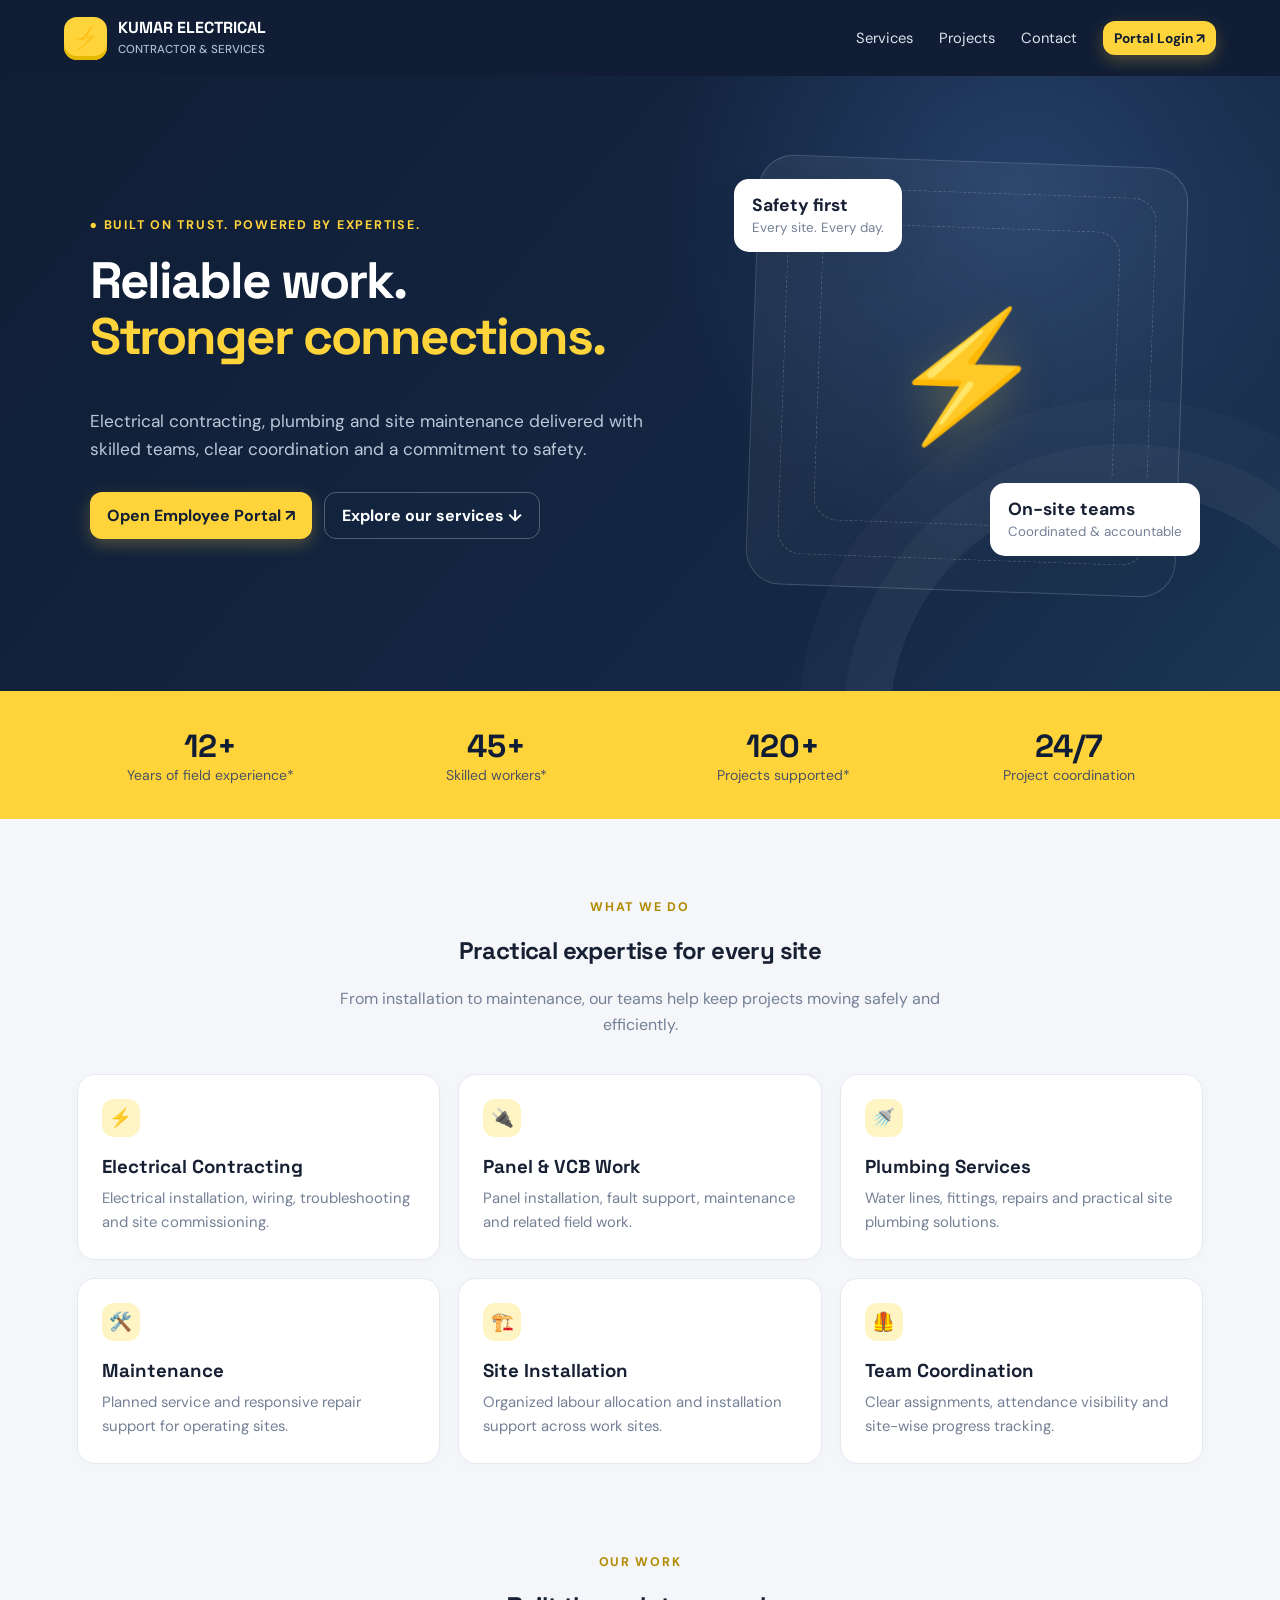
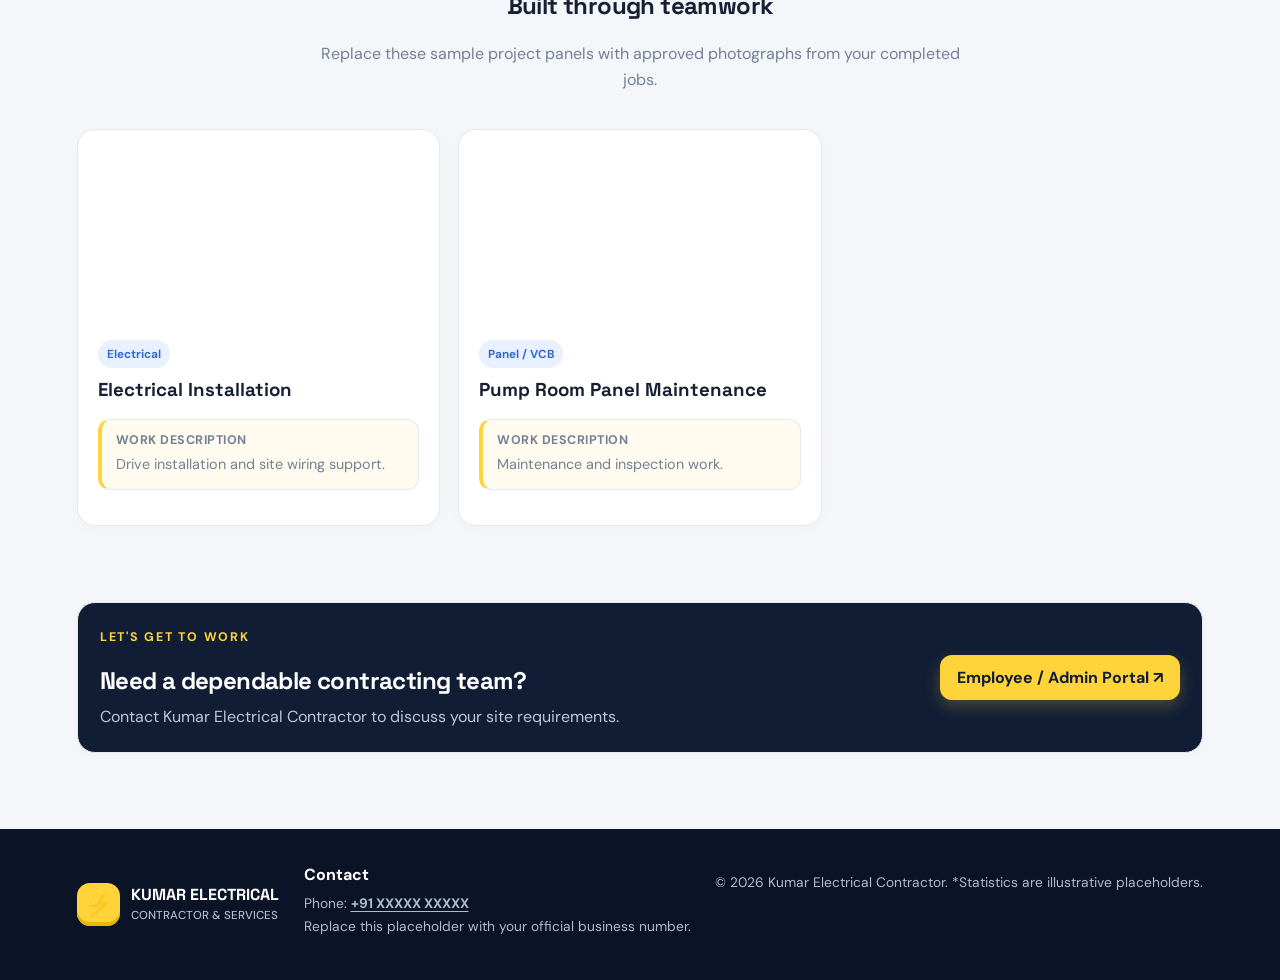
<file: index.html>
<!doctype html>
<html lang="en">

<head>
    <meta charset="utf-8">
    <meta name="viewport" content="width=device-width,initial-scale=1">
    <meta name="theme-color" content="#101d35">
    <title>Kumar Electrical Contractor</title>
    <link rel="stylesheet" href="style.css">
</head>

<body>
    <div class="loading-screen" id="loadingScreen">
        <div>
            <div class="loader-mark">⚡</div>
            <div class="loading-caption">Powering up your project</div>
        </div>
    </div>
    <header class="topbar"><a class="brand" href="index.html"><span class="brand-mark">⚡</span><span
                class="brand-name">KUMAR ELECTRICAL<small>CONTRACTOR & SERVICES</small></span></a>
        <nav class="navlinks"><a href="#services">Services</a><a href="#projects">Projects</a><a
                href="#contact">Contact</a><a class="btn small" href="login.html">Portal Login ↗</a></nav>
    </header>
    <main>
        <section class="hero">
            <div class="hero-inner">
                <div class="reveal">
                    <div class="eyebrow">● BUILT ON TRUST. POWERED BY EXPERTISE.</div>
                    <h1>Reliable work.<br><span>Stronger connections.</span></h1>
                    <p>Electrical contracting, plumbing and site maintenance delivered with skilled teams, clear
                        coordination and a commitment to safety.</p>
                    <div class="hero-actions"><a class="btn" href="login.html">Open Employee Portal ↗</a><a
                            class="btn ghost" style="color:white;border-color:#ffffff44" href="#services">Explore our
                            services ↓</a></div>
                </div>
                <div class="hero-visual reveal">
                    <div class="blueprint">
                        <div class="big-bolt">⚡</div>
                    </div>
                    <div class="float-card fc-one"><strong>Safety first</strong><small>Every site. Every day.</small>
                    </div>
                    <div class="float-card fc-two"><strong>On-site teams</strong><small>Coordinated &
                            accountable</small></div>
                </div>
            </div>
        </section>
        <section class="stats-band">
            <div class="stats-grid">
                <div>
                    <div class="stat-number" data-count="12">0+</div>
                    <div class="stat-label">Years of field experience*</div>
                </div>
                <div>
                    <div class="stat-number" data-count="45">0+</div>
                    <div class="stat-label">Skilled workers*</div>
                </div>
                <div>
                    <div class="stat-number" data-count="120">0+</div>
                    <div class="stat-label">Projects supported*</div>
                </div>
                <div>
                    <div class="stat-number">24/7</div>
                    <div class="stat-label">Project coordination</div>
                </div>
            </div>
        </section>
        <section class="section" id="services">
            <div class="section-head reveal">
                <div class="eyebrow" style="color:#b18a00">WHAT WE DO</div>
                <h2>Practical expertise for every site</h2>
                <p>From installation to maintenance, our teams help keep projects moving safely and efficiently.</p>
            </div>
            <div class="services-grid">
                <article class="service-card reveal"><span class="icon">⚡</span>
                    <h3>Electrical Contracting</h3>
                    <p>Electrical installation, wiring, troubleshooting and site commissioning.</p>
                </article>
                <article class="service-card reveal"><span class="icon">🔌</span>
                    <h3>Panel & VCB Work</h3>
                    <p>Panel installation, fault support, maintenance and related field work.</p>
                </article>
                <article class="service-card reveal"><span class="icon">🚿</span>
                    <h3>Plumbing Services</h3>
                    <p>Water lines, fittings, repairs and practical site plumbing solutions.</p>
                </article>
                <article class="service-card reveal"><span class="icon">🛠️</span>
                    <h3>Maintenance</h3>
                    <p>Planned service and responsive repair support for operating sites.</p>
                </article>
                <article class="service-card reveal"><span class="icon">🏗️</span>
                    <h3>Site Installation</h3>
                    <p>Organized labour allocation and installation support across work sites.</p>
                </article>
                <article class="service-card reveal"><span class="icon">🦺</span>
                    <h3>Team Coordination</h3>
                    <p>Clear assignments, attendance visibility and site-wise progress tracking.</p>
                </article>
            </div>
        </section>
        <section class="section" id="projects" style="padding-top:10px">
            <div class="section-head reveal">
                <div class="eyebrow" style="color:#b18a00">OUR WORK</div>
                <h2>Built through teamwork</h2>
                <p>Replace these sample project panels with approved photographs from your completed jobs.</p>
            </div>
            <div class="project-grid" id="projectShowcase">
                <article class="project-card reveal">
                    <div class="project-image photo-project"
                        style="background-image:url('https://images.unsplash.com/photo-1621905251189-08b45d6a269e?auto=format&fit=crop&w=1000&q=85')"
                        role="img" aria-label="Electrical installation work"></div>
                    <div class="project-content">
                        <h3>Electrical Installation</h3>
                        <p>Site wiring and installation support.</p>
                    </div>
                </article>
                <article class="project-card reveal">
                    <div class="project-image photo-project"
                        style="background-image:url('https://images.unsplash.com/photo-1581092160607-ee22621dd758?auto=format&fit=crop&w=1000&q=85')"
                        role="img" aria-label="Technician working on electrical equipment"></div>
                    <div class="project-content">
                        <h3>Panel Maintenance</h3>
                        <p>Equipment inspection and field repair.</p>
                    </div>
                </article>
                <article class="project-card reveal">
                    <div class="project-image photo-project"
                        style="background-image:url('https://images.unsplash.com/photo-1504307651254-35680f356dfd?auto=format&fit=crop&w=1000&q=85')"
                        role="img" aria-label="Construction site team"></div>
                    <div class="project-content">
                        <h3>Building Services</h3>
                        <p>Coordinated electrical and plumbing work.</p>
                    </div>
                </article>
            </div>
        </section>
        <section class="section" id="contact" style="padding-top:0">
            <div class="panel"
                style="background:var(--navy);color:white;display:flex;justify-content:space-between;align-items:center;gap:25px;flex-wrap:wrap">
                <div>
                    <div class="eyebrow">LET'S GET TO WORK</div>
                    <h2 style="margin-bottom:8px">Need a dependable contracting team?</h2>
                    <p style="margin:0;color:#bdc8d9">Contact Kumar Electrical Contractor to discuss your site
                        requirements.</p>
                </div><a class="btn" href="login.html">Employee / Admin Portal ↗</a>
            </div>
        </section>
    </main>
    <footer class="footer">
        <div class="brand"><span class="brand-mark">⚡</span><span class="brand-name">KUMAR ELECTRICAL<small>CONTRACTOR &
                    SERVICES</small></span></div>
        <div><strong>Contact</strong>
            <p>Phone: <span class="contact-phone">+91 XXXXX XXXXX</span><br>Replace this placeholder with your official
                business number.</p>
        </div>
        <p>© <span id="year"></span> Kumar Electrical Contractor. *Statistics are illustrative placeholders.</p>
    </footer>
    <script src="api.js"></script>
    <script src="app.js"></script>
</body>

</html>
</file>
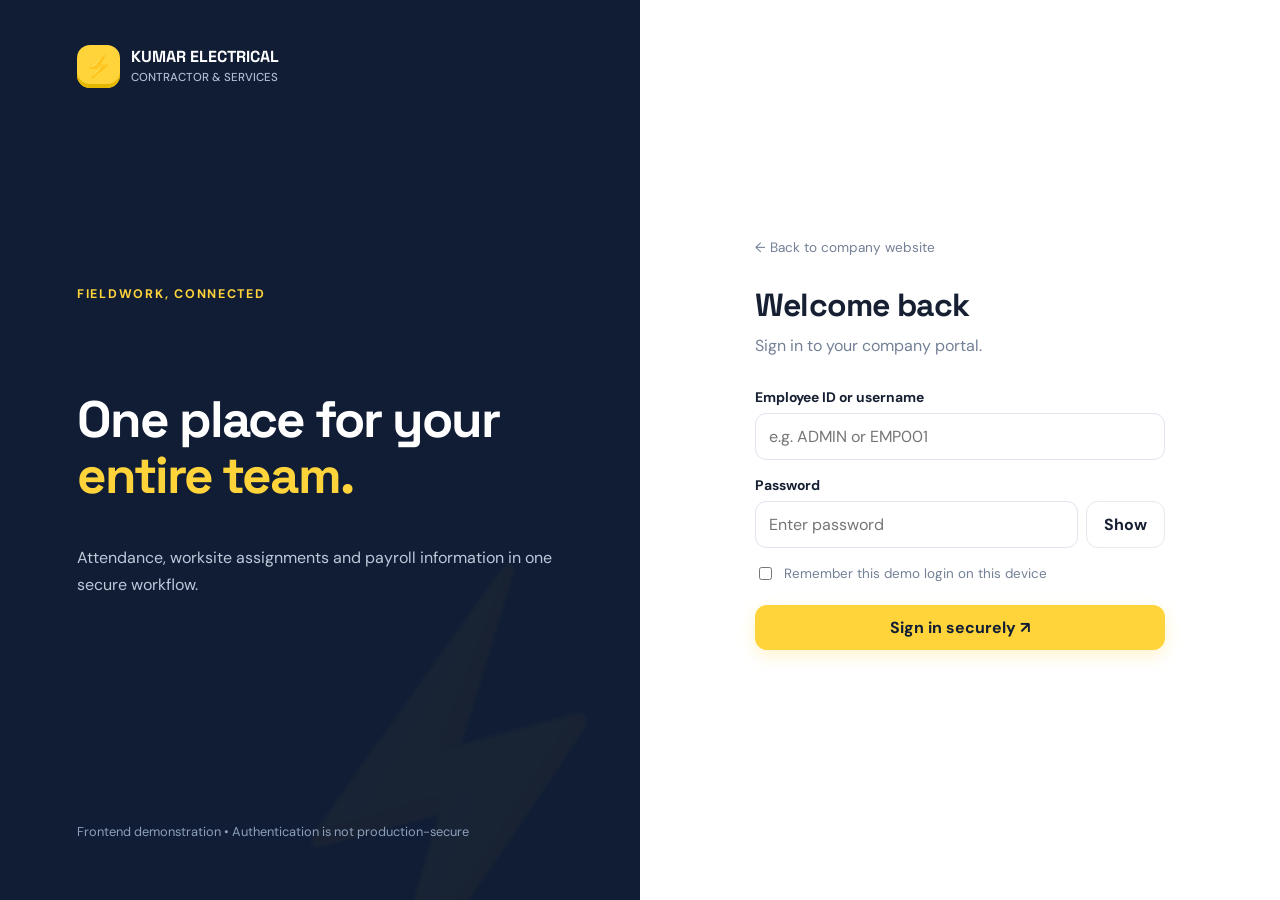
<file: admin.html>
<!doctype html><html lang="en"><head><meta charset="utf-8"><meta name="viewport" content="width=device-width,initial-scale=1"><title>Admin Dashboard | Kumar Electrical Contractor</title><link rel="stylesheet" href="style.css"></head><body data-page="admin" data-role="admin"><div class="dashboard-shell"><aside class="sidebar" id="sidebar"></aside><main class="main-area"><header class="dash-top"><div style="display:flex;align-items:center;gap:12px"><button class="btn ghost small mobile-menu" data-menu>☰</button><h2>Overview / Admin</h2></div><div class="top-actions"><button class="btn ghost small" data-theme>◐ Theme</button><span class="avatar" data-avatar>KA</span></div></header><div class="main-content"><div class="welcome-row"><div><h1>Good day, Kumar 👋</h1><p>Here is what's happening across your worksites.</p></div><a class="btn" href="attendance.html">＋ Record attendance</a></div><div class="cards-grid" id="adminStats"></div><div class="dashboard-grid"><section class="panel"><div class="panel-head"><div><h3>Recent attendance</h3><p>Latest check-ins and fallback reviews</p></div><a class="btn ghost small" href="attendance.html">View all</a></div><div class="table-wrap" id="recentAttendance"></div></section><section class="panel"><div class="panel-head"><div><h3>Quick actions</h3><p>Common management tasks</p></div></div><div class="quick-grid"><a class="quick-action" href="employee.html"><span class="icon">♙</span>Manage employees</a><a class="quick-action" href="sites.html"><span class="icon">⌂</span>Manage worksites</a><a class="quick-action" href="salary.html"><span class="icon">₹</span>Weekly payroll</a><a class="quick-action" href="gallery.html"><span class="icon">▧</span>Project gallery</a></div><div class="notice blue" style="margin-top:18px">Attendance is entered manually by the administrator. Salary totals are calculated from saved demo attendance records.</div></section></div><section class="panel"><div class="panel-head"><div><h3>Site-wise labour cost</h3><p>Illustrative weekly wage allocation based on demo attendance</p></div><a class="btn ghost small" href="reports.html">Open reports</a></div><div id="siteCosts" class="bar-list"></div></section><section class="panel" style="margin-top:18px"><div class="panel-head"><div><h3>Employee salary totals</h3><p>Earned wages from saved attendance across all dates, plus current-week estimates.</p></div><a class="btn ghost small" href="salary.html">Open payroll</a></div><div id="adminEmployeeSalary"></div></section></div></main></div><div class="toast-region" id="toastRegion"></div><script src="api.js"></script><script src="app.js"></script></body></html>
</file>
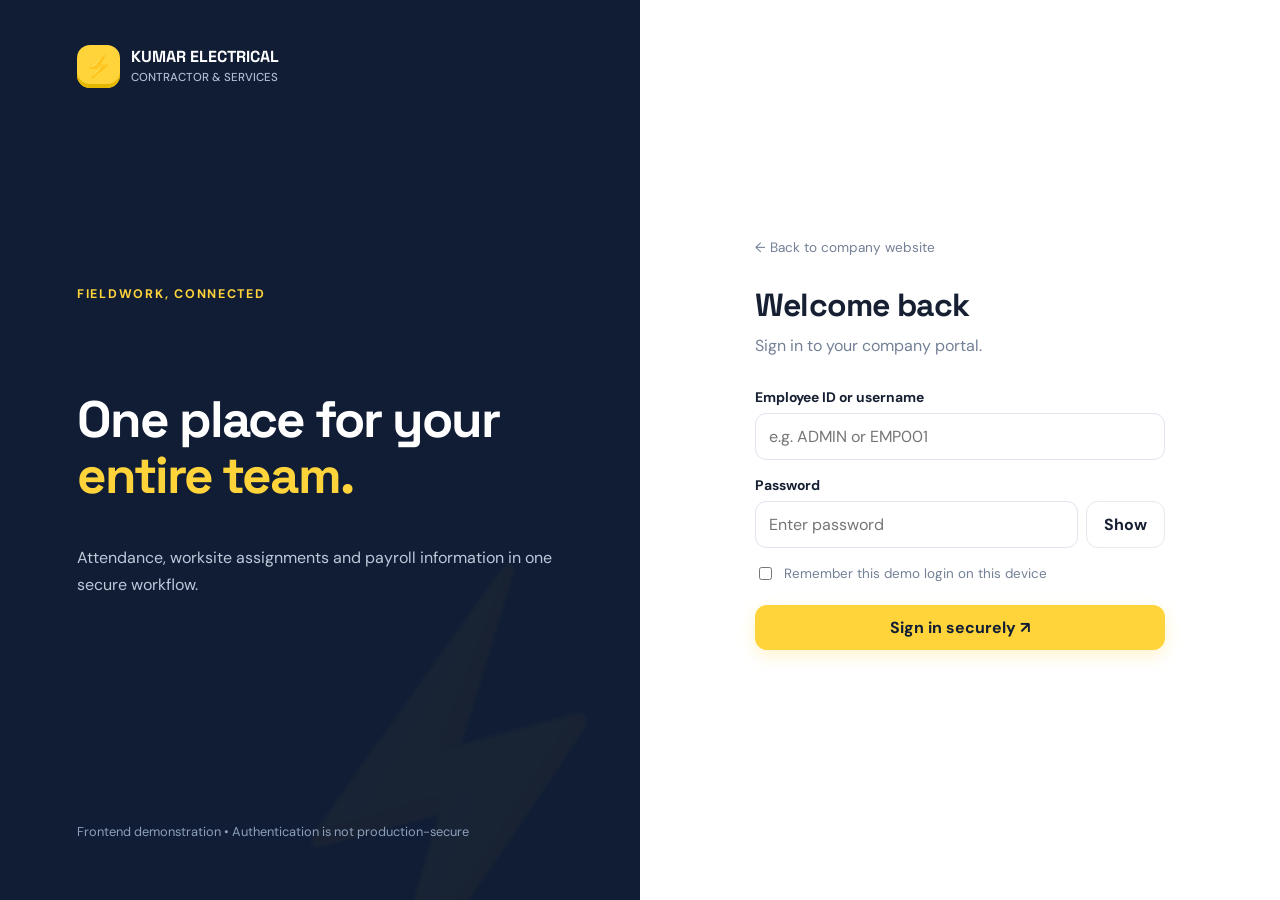
<file: attendance.html>
<!doctype html>
<html lang="en"><head><meta charset="utf-8"><meta name="viewport" content="width=device-width,initial-scale=1"><title>Manual Attendance | Kumar Electrical Contractor</title><link rel="stylesheet" href="style.css"></head>
<body data-page="attendance" data-role="admin"><div class="dashboard-shell"><aside class="sidebar" id="sidebar"></aside><main class="main-area"><header class="dash-top"><div style="display:flex;align-items:center;gap:12px"><button class="btn ghost small mobile-menu" data-menu>☰</button><h2>Workforce / Manual attendance</h2></div><div class="top-actions"><button class="btn ghost small" data-theme>◐ Theme</button><span class="avatar" data-avatar>KA</span></div></header><div class="main-content">
<div class="welcome-row"><div><h1>Manual attendance</h1><p>Admin records attendance for each employee at the correct worksite and date.</p></div><button class="btn ghost" id="refreshAttendance">↻ Refresh records</button></div>
<div class="attendance-hero"><div><div class="eyebrow">ADMIN CONTROLLED ATTENDANCE</div><h2 style="margin-bottom:6px">Record each person's workday.</h2><p>Select a person, site, date and working times. Salary is calculated from the employee's daily wage.</p></div><div><div class="clock" id="liveClock">--:--</div><div style="color:#bdc8d9;font-size:.8rem" id="todayDate"></div></div></div>
<div class="dashboard-grid"><section class="panel"><div class="panel-head"><div><h3>Record attendance</h3><p>All fields are entered or confirmed by an administrator.</p></div></div><form id="manualAttendanceForm"><div class="field"><label for="attendanceEmployee">Employee *</label><select id="attendanceEmployee" required></select></div><div class="field"><label for="attendanceSite">Worksite *</label><select id="attendanceSite" required></select></div><div class="field"><label for="attendanceDate">Work date *</label><input type="date" id="attendanceDate" required></div><div class="form-grid"><div class="field"><label for="attendanceCheckIn">Check-in time *</label><input type="time" id="attendanceCheckIn" required value="08:30"></div><div class="field"><label for="attendanceCheckOut">Check-out time</label><input type="time" id="attendanceCheckOut"></div><div class="field"><label for="attendanceStatus">Attendance status *</label><select id="attendanceStatus"><option value="Present">Present</option><option value="Half-day">Half-day</option><option value="Absent">Absent</option><option value="Leave">Leave</option></select></div><div class="field"><label for="attendanceOvertime">Overtime hours</label><input type="number" id="attendanceOvertime" min="0" max="24" step="0.5" value="0"></div><div class="field wide"><label for="attendanceNotes">Assigned work / task details</label><textarea id="attendanceNotes" placeholder="Example: panel wiring, pump maintenance, cable installation…"></textarea></div></div><div class="notice blue" style="margin:12px 0">The saved record is marked as manually entered by the admin. This frontend demo stores data in this browser only.</div><button class="btn full" type="submit" id="saveAttendanceBtn">＋ Save attendance record</button></form></section>
<section class="panel"><div class="panel-head"><div><h3>Selected employee wage</h3><p>Estimate for the selected workday</p></div></div><div class="salary-box"><div class="hint">DAILY WAGE</div><div class="salary-total" id="selectedDailyWage">₹0</div><p id="selectedWageCaption">Choose an employee to view their wage.</p></div><div style="height:14px"></div><div class="panel-head"><div><h3>Attendance summary</h3><p>Records for selected date</p></div></div><div id="attendanceSummary" class="cards-grid"></div></section></div>
<section class="panel" style="margin-top:18px"><div class="panel-head"><div><h3>Attendance records</h3><p>Each record is linked to one employee, one worksite and one date.</p></div><button class="btn ghost small" id="exportAttendance">Export CSV ↓</button></div><div class="toolbar"><input class="search-input" id="attendanceSearch" placeholder="Search employee or site…"><input type="date" id="attendanceFilterDate" class="search-input"><select id="attendanceFilterSite"><option value="">All worksites</option></select><select id="attendanceFilterStatus"><option value="">All statuses</option><option>Present</option><option>Half-day</option><option>Absent</option><option>Leave</option></select></div><div class="table-wrap" id="attendanceTable"></div></section>
</div></main></div><div class="toast-region" id="toastRegion"></div><script src="api.js"></script><script src="app.js"></script></body></html>
</file>
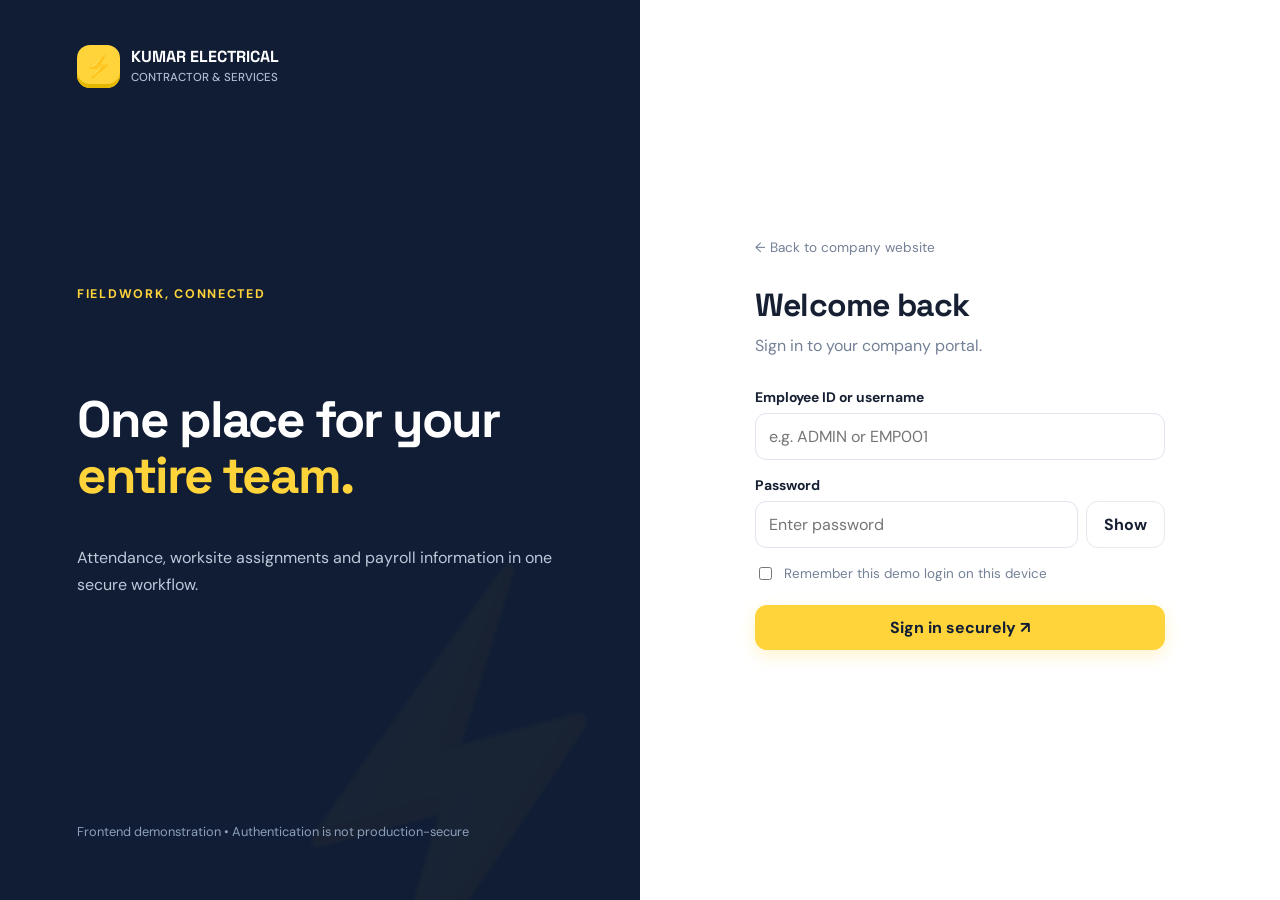
<file: employee.html>
<!doctype html><html lang="en"><head><meta charset="utf-8"><meta name="viewport" content="width=device-width,initial-scale=1"><title>Employees | Kumar Electrical Contractor</title><link rel="stylesheet" href="style.css"></head><body data-page="employees" data-role="admin"><div class="dashboard-shell"><aside class="sidebar" id="sidebar"></aside><main class="main-area"><header class="dash-top"><div style="display:flex;align-items:center;gap:12px"><button class="btn ghost small mobile-menu" data-menu>☰</button><h2>People / Employees</h2></div><div class="top-actions"><button class="btn ghost small" data-theme>◐ Theme</button><span class="avatar" data-avatar>KA</span></div></header><div class="main-content"><div class="welcome-row"><div><h1>Employee directory</h1><p>Manage your team, roles, wages and site assignments.</p></div><button class="btn" id="addEmployeeBtn">＋ Add employee</button></div><div class="toolbar"><input class="search-input" id="employeeSearch" placeholder="Search name, ID or mobile…"><select id="roleFilter"><option value="">All trades</option><option>Electrician</option><option>Plumber</option><option>Helper</option><option>Supervisor</option><option>Technician</option></select><select id="statusFilter"><option value="">All statuses</option><option>Active</option><option>Inactive</option></select><span class="spacer"></span><button class="btn ghost small" id="exportEmployees">Export CSV ↓</button></div><section class="panel"><div class="table-wrap" id="employeeTable"></div></section></div></main></div><div class="modal-backdrop" id="employeeModal"><form class="modal" id="employeeForm"><div class="modal-head"><h2 id="employeeModalTitle">Add employee</h2><button class="close-btn" type="button" data-close="employeeModal">✕</button></div><input type="hidden" id="editEmployeeId"><div class="form-grid"><div class="field"><label>Employee ID *</label><input id="empId" required placeholder="EMP003"></div><div class="field"><label>Full name *</label><input id="empName" required></div><div class="field"><label>Mobile number *</label><input id="empMobile" required inputmode="tel" pattern="[0-9+() -]{8,18}"></div><div class="field"><label>Trade / role *</label><select id="empRole" required><option>Electrician</option><option>Plumber</option><option>Helper</option><option>Supervisor</option><option>Technician</option></select></div><div class="field"><label>Daily wage (₹) *</label><input id="empWage" required type="number" min="0" step="1"></div><div class="field"><label>Joining date</label><input id="empJoining" type="date"></div><div class="field"><label>Assigned worksite</label><select id="empSite"><option value="">Unassigned</option></select></div><div class="field"><label>Status</label><select id="empStatus"><option>Active</option><option>Inactive</option></select></div><div class="field wide"><label>Address</label><textarea id="empAddress" placeholder="Employee address"></textarea></div></div><div class="modal-actions"><button class="btn ghost" type="button" data-close="employeeModal">Cancel</button><button class="btn" type="submit">Save employee</button></div></form></div><div class="toast-region" id="toastRegion"></div><script src="api.js"></script><script src="app.js"></script></body></html>
</file>
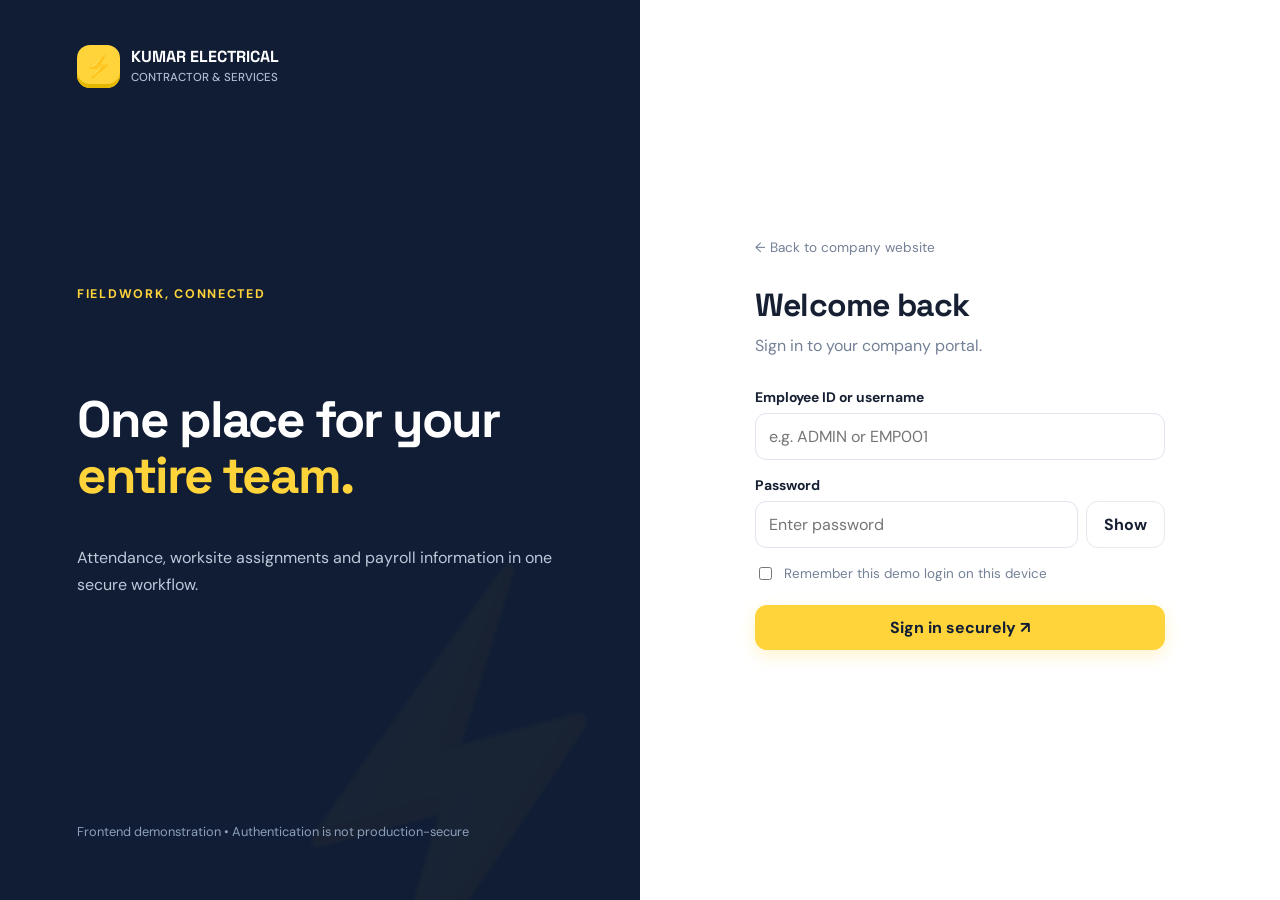
<file: gallery.html>
<!doctype html><html lang="en"><head><meta charset="utf-8"><meta name="viewport" content="width=device-width,initial-scale=1"><title>Project Gallery | Kumar Electrical Contractor</title><link rel="stylesheet" href="style.css"></head><body data-page="gallery" data-role="admin"><div class="dashboard-shell"><aside class="sidebar" id="sidebar"></aside><main class="main-area"><header class="dash-top"><div style="display:flex;align-items:center;gap:12px"><button class="btn ghost small mobile-menu" data-menu>☰</button><h2>Projects / Gallery</h2></div><div class="top-actions"><button class="btn ghost small" data-theme>◐ Theme</button><span class="avatar" data-avatar>KA</span></div></header><div class="main-content"><div class="welcome-row"><div><h1>Project gallery</h1><p>Showcase completed and ongoing work with approved photographs.</p></div><button class="btn" id="addProjectBtn">＋ Add project</button></div><div class="notice blue" style="margin-bottom:18px">Demo images and entries are stored locally. Production photos should upload to secure backend-managed object/file storage.</div><div class="gallery-grid" id="galleryGrid"></div></div></main></div><div class="modal-backdrop" id="projectModal"><form class="modal" id="projectForm"><div class="modal-head"><h2>Add project</h2><button class="close-btn" type="button" data-close="projectModal">✕</button></div><div class="field"><label>Project title *</label><input id="projectTitle" required></div><div class="field"><label>Worksite</label><select id="projectSite"></select></div><div class="field"><label>Category</label><select id="projectCategory"><option>Electrical</option><option>Panel / VCB</option><option>Plumbing</option><option>Maintenance</option><option>Other</option></select></div><div class="field"><label>Completion date</label><input id="projectDate" type="date"></div><div class="field"><label>Description</label><textarea id="projectDescription"></textarea></div><div class="field"><label>Project photograph (optional)</label><input id="projectPhoto" type="file" accept="image/png,image/jpeg,image/webp"><span class="hint">Images above 1.5 MB are rejected in demo mode to limit localStorage use.</span></div><div class="modal-actions"><button class="btn ghost" type="button" data-close="projectModal">Cancel</button><button class="btn" type="submit">Save project</button></div></form></div><div class="toast-region" id="toastRegion"></div><script src="api.js"></script><script src="app.js"></script></body></html>
</file>
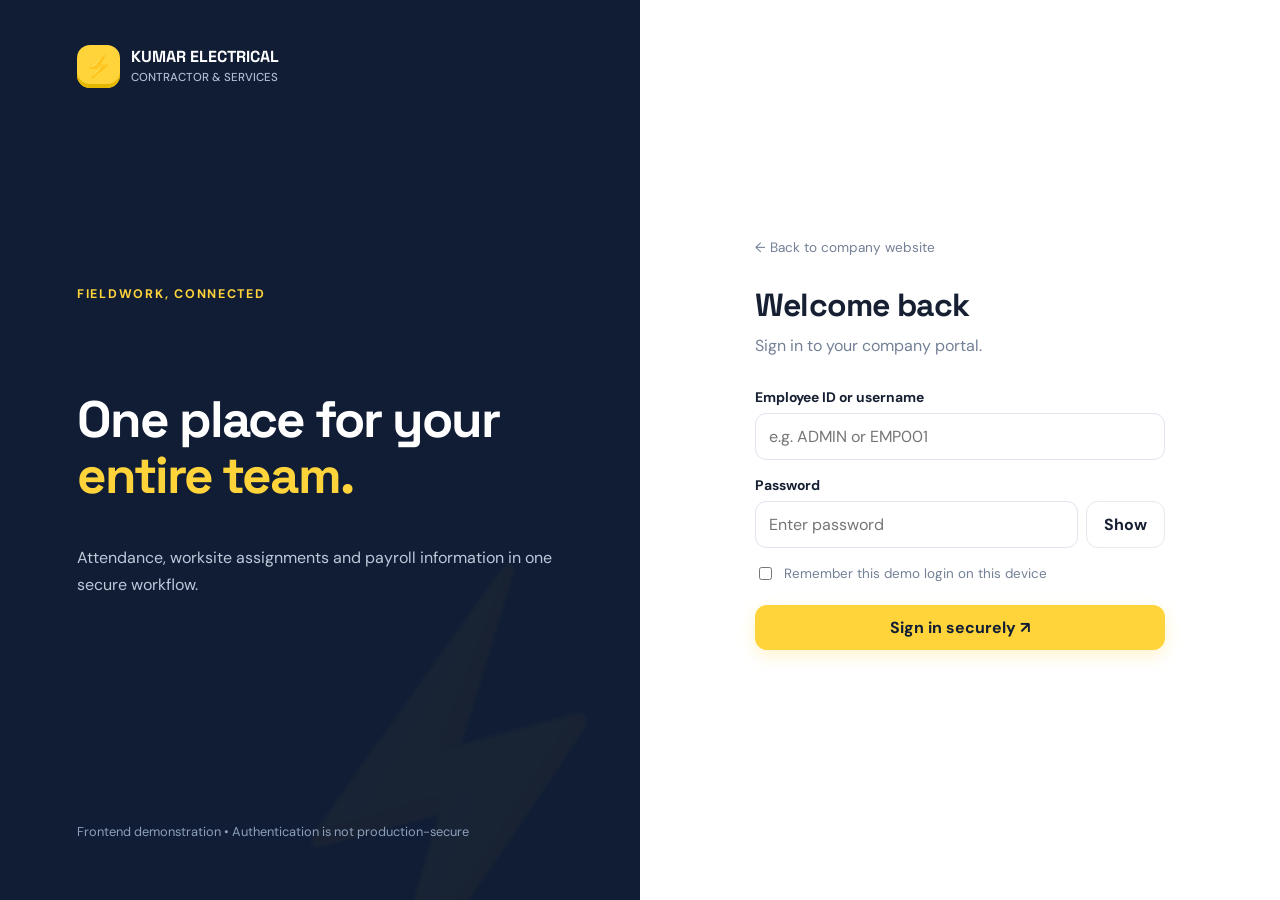
<file: login.html>
<!doctype html>
<html lang="en">

<head>
    <meta charset="utf-8">
    <meta name="viewport" content="width=device-width,initial-scale=1">
    <title>Portal Login | Kumar Electrical Contractor</title>
    <link rel="stylesheet" href="style.css">
</head>

<body>
    <main class="auth-wrap">
        <aside class="auth-side"><a class="brand" href="index.html"><span class="brand-mark">⚡</span><span
                    class="brand-name">KUMAR ELECTRICAL<small>CONTRACTOR & SERVICES</small></span></a>
            <div class="auth-copy">
                <div class="eyebrow">FIELDWORK, CONNECTED</div>
                <h1>One place for your <span style="color:var(--yellow)">entire team.</span></h1>
                <p>Attendance, worksite assignments and payroll information in one secure workflow.</p>
            </div>
            <p style="font-size:.8rem;color:#8fa0ba;position:relative;z-index:1">Frontend demonstration • Authentication
                is not production-secure</p>
        </aside>
        <section class="auth-main">
            <form class="auth-form" id="loginForm"><a href="index.html" style="color:var(--muted);font-size:.85rem">←
                    Back to company website</a>
                <h2 style="margin-top:28px">Welcome back</h2>
                <p>Sign in to your company portal.</p>
                <div class="field"><label for="username">Employee ID or username</label><input id="username"
                        autocomplete="username" required placeholder="e.g. ADMIN or EMP001"></div>
                <div class="field"><label for="password">Password</label>
                    <div class="input-row"><input id="password" type="password" autocomplete="current-password" required
                            placeholder="Enter password"><button type="button" class="btn ghost"
                            id="togglePassword">Show</button></div>
                </div><label class="checkline"><input type="checkbox" id="rememberMe"> Remember this demo login on this
                    device</label><button class="btn full" style="margin-top:22px" type="submit" id="loginButton">Sign
                    in securely ↗</button>
               
                <div id="loginMessage" class="hint" style="margin-top:14px" aria-live="polite"></div>
            </form>
        </section>
    </main>
    <div class="toast-region" id="toastRegion"></div>
    <script src="app.js"></script>
    <script src="api.js"></script>
</body>

</html>
</file>
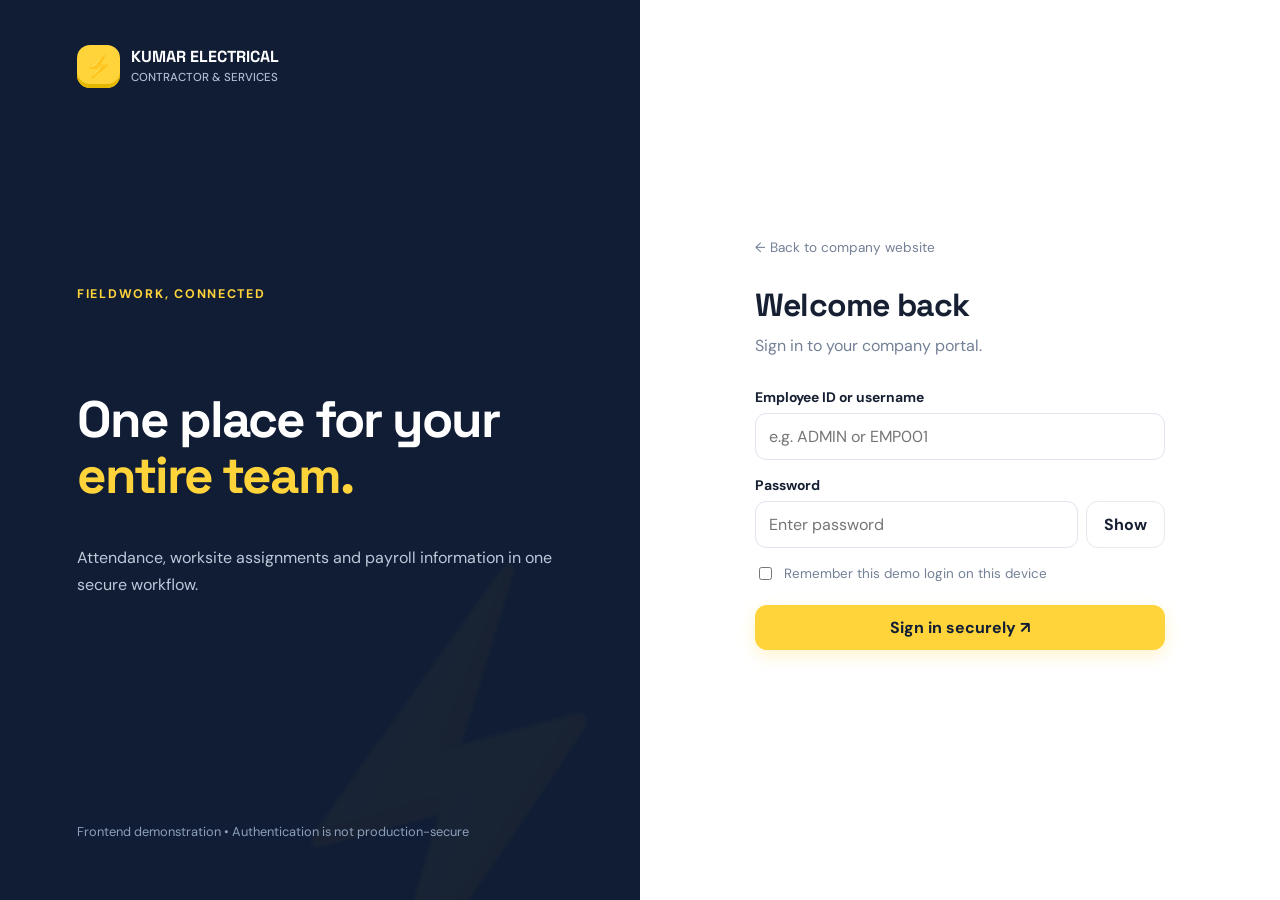
<file: my-dashboard.html>
<!doctype html><html lang="en"><head><meta charset="utf-8"><meta name="viewport" content="width=device-width,initial-scale=1"><title>My Work | Kumar Electrical Contractor</title><link rel="stylesheet" href="style.css"></head><body data-page="my-dashboard" data-role="employee"><div class="dashboard-shell"><aside class="sidebar" id="sidebar"></aside><main class="main-area"><header class="dash-top"><div style="display:flex;align-items:center;gap:12px"><button class="btn ghost small mobile-menu" data-menu>☰</button><h2>Employee portal / My work</h2></div><div class="top-actions"><button class="btn ghost small" data-theme>◐ Theme</button><span class="avatar" data-avatar>EM</span></div></header><div class="main-content"><div class="welcome-row"><div><h1>Hello, <span id="myName">Employee</span> 👋</h1><p>Your assigned site, attendance and pay summary.</p></div><span class="badge blue">Admin-managed attendance</span></div><div class="cards-grid"><article class="stat-card"><div class="stat-top"><span class="icon">♙</span><span class="badge blue">PROFILE</span></div><div class="stat-value" id="myId">—</div><div class="stat-title">Employee ID</div></article><article class="stat-card"><div class="stat-top"><span class="icon">⌂</span><span class="badge green">ASSIGNED</span></div><div class="stat-value" style="font-size:1.2rem" id="mySite">—</div><div class="stat-title">Current worksite</div></article><article class="stat-card"><div class="stat-top"><span class="icon">₹</span><span class="badge yellow">DEMO</span></div><div class="stat-value" id="myWeeklyPay">₹0</div><div class="stat-title">Estimated weekly pay</div></article><article class="stat-card"><div class="stat-top"><span class="icon">🛠</span></div><div class="stat-value" style="font-size:1.25rem" id="myRole">—</div><div class="stat-title">Trade / role</div></article></div><section class="panel"><div class="panel-head"><div><h3>My daily work & salary</h3><p>See the site, work assigned by the admin, attendance and wage amount for each recorded workday.</p></div></div><div class="table-wrap" id="myDailyWork"></div></section><div class="panel" style="margin-top:18px"><div class="panel-head"><div><h3>Attendance history</h3><p>Open or hide your personal attendance records.</p></div><button class="btn" id="toggleMyAttendance" type="button" aria-expanded="false">View my attendance history</button></div><div id="myAttendancePanel" class="hidden"><div class="table-wrap" id="myAttendance"></div></div></div><div class="notice blue" style="margin-top:18px">Daily wages are estimates based on the wage configured for your employee profile and your attendance status. Contact the administrator if a date, worksite, assigned work or wage appears incorrect. Demo data is stored locally on this browser only.</div></div></main></div><div class="toast-region" id="toastRegion"></div><script src="api.js"></script><script src="app.js"></script></body></html>
</file>
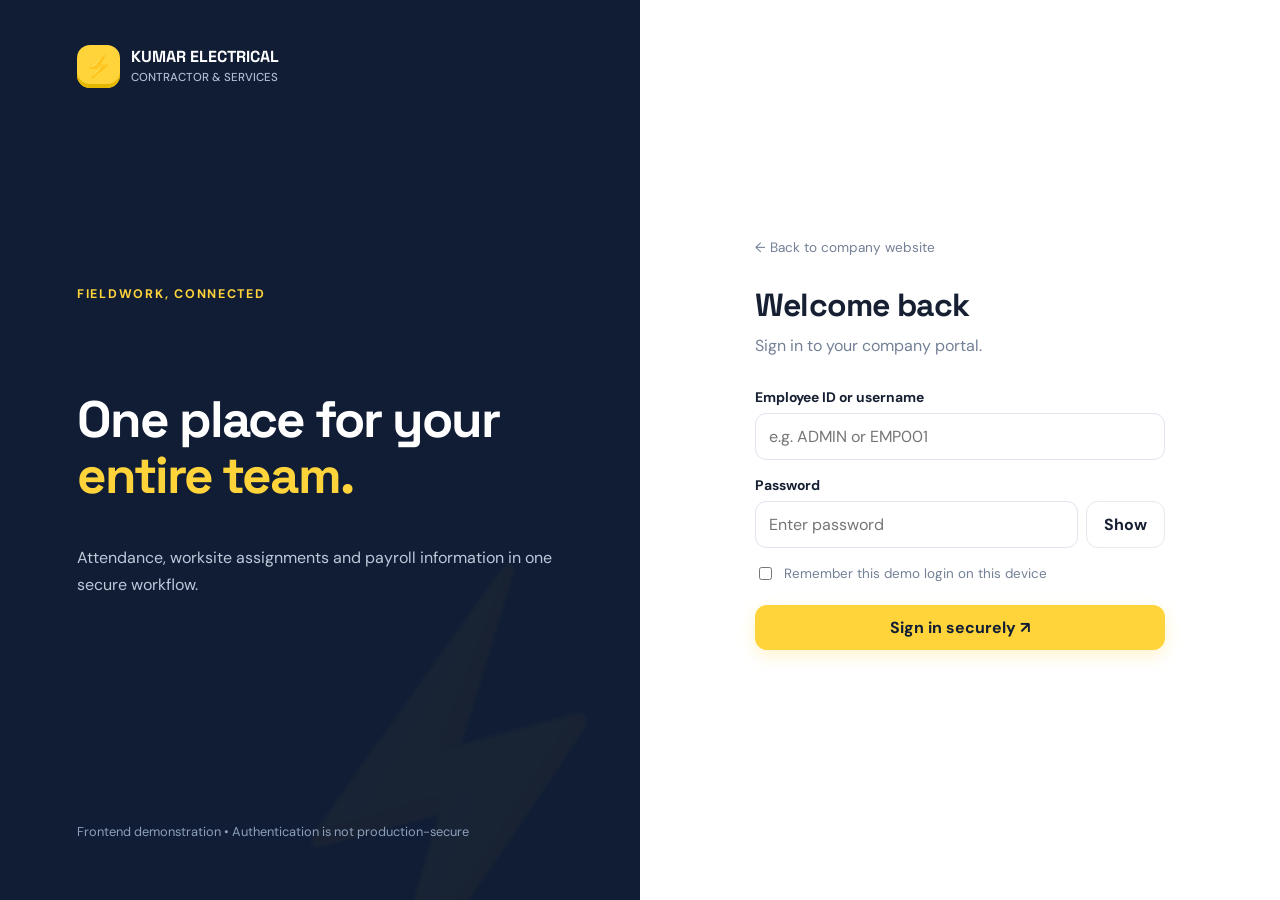
<file: reports.html>
<!doctype html><html lang="en"><head><meta charset="utf-8"><meta name="viewport" content="width=device-width,initial-scale=1"><title>Reports | Kumar Electrical Contractor</title><link rel="stylesheet" href="style.css"></head><body data-page="reports" data-role="admin"><div class="dashboard-shell"><aside class="sidebar" id="sidebar"></aside><main class="main-area"><header class="dash-top"><div style="display:flex;align-items:center;gap:12px"><button class="btn ghost small mobile-menu" data-menu>☰</button><h2>Insights / Reports</h2></div><div class="top-actions"><button class="btn ghost small" data-theme>◐ Theme</button><span class="avatar" data-avatar>KA</span></div></header><div class="main-content"><div class="welcome-row"><div><h1>Reports & exports</h1><p>Export operational records for your review and bookkeeping.</p></div><button class="btn ghost" onclick="window.print()">⎙ Print this page</button></div><div class="cards-grid"><div class="stat-card"><div class="stat-top"><span class="icon">♙</span><span class="badge blue">CSV</span></div><div class="stat-value" id="reportEmployeeCount">0</div><div class="stat-title">Employee records</div><button class="btn ghost small" data-export="employees" style="margin-top:14px">Export employees ↓</button></div><div class="stat-card"><div class="stat-top"><span class="icon">⌂</span><span class="badge blue">CSV</span></div><div class="stat-value" id="reportSiteCount">0</div><div class="stat-title">Worksites</div><button class="btn ghost small" data-export="sites" style="margin-top:14px">Export worksites ↓</button></div><div class="stat-card"><div class="stat-top"><span class="icon">◷</span><span class="badge blue">CSV</span></div><div class="stat-value" id="reportAttendanceCount">0</div><div class="stat-title">Attendance records</div><button class="btn ghost small" data-export="attendance" style="margin-top:14px">Export attendance ↓</button></div><div class="stat-card"><div class="stat-top"><span class="icon">₹</span><span class="badge blue">CSV</span></div><div class="stat-value" id="reportPayrollTotal">₹0</div><div class="stat-title">Current estimated payroll</div><button class="btn ghost small" data-export="payroll" style="margin-top:14px">Export payroll ↓</button></div></div><section class="panel"><div class="panel-head"><div><h3>Attendance records</h3><p>All demo records including pending fallback exceptions</p></div><button class="btn ghost small" data-export="attendance">Export CSV ↓</button></div><div class="table-wrap" id="reportAttendanceTable"></div></section><div class="notice" style="margin-top:18px">Reports are generated from local demo data. Before production use, implement authorization, audit logs, retention rules and server-side CSV/report generation.</div></div></main></div><div class="toast-region" id="toastRegion"></div><script src="api.js"></script><script src="app.js"></script></body></html>
</file>
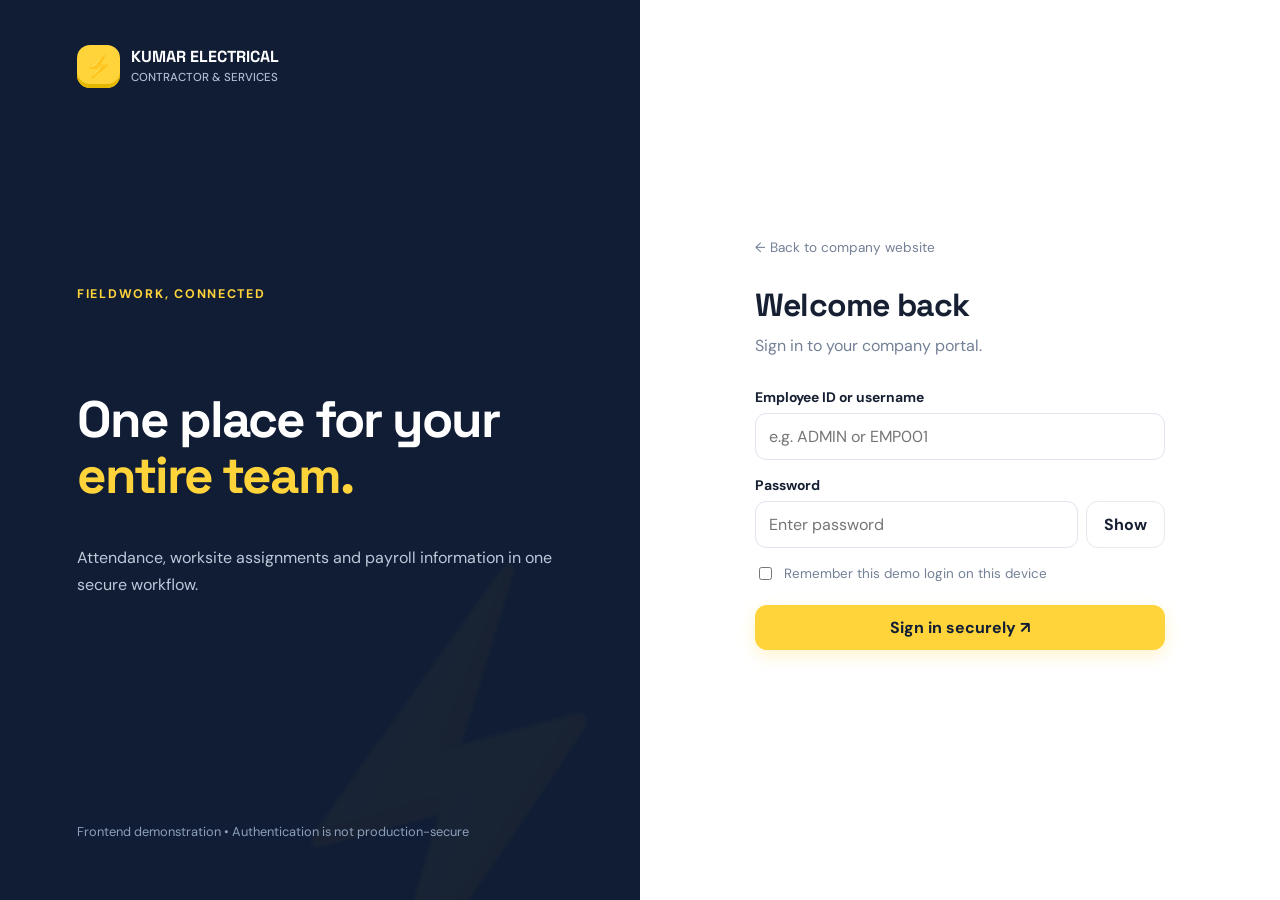
<file: salary.html>
<!doctype html><html lang="en"><head><meta charset="utf-8"><meta name="viewport" content="width=device-width,initial-scale=1"><title>Weekly Payroll | Kumar Electrical Contractor</title><link rel="stylesheet" href="style.css"></head><body data-page="salary" data-role="admin"><div class="dashboard-shell"><aside class="sidebar" id="sidebar"></aside><main class="main-area"><header class="dash-top"><div style="display:flex;align-items:center;gap:12px"><button class="btn ghost small mobile-menu" data-menu>☰</button><h2>Finance / Weekly payroll</h2></div><div class="top-actions"><button class="btn ghost small" data-theme>◐ Theme</button><span class="avatar" data-avatar>KA</span></div></header><div class="main-content"><div class="welcome-row"><div><h1>Weekly payroll</h1><p>Review attendance-based wages and site-wise labour allocation.</p></div><button class="btn ghost" id="printPayroll">⎙ Print report</button></div><div class="toolbar"><label for="payrollWeek" style="font-size:.85rem;font-weight:700">Week starting</label><input type="date" id="payrollWeek" class="search-input"><button class="btn" id="calculatePayroll">Calculate payroll ↻</button><span class="spacer"></span><button class="btn ghost small" id="exportPayroll">Export CSV ↓</button></div><div class="dashboard-grid"><section class="salary-box"><div class="hint">ESTIMATED WEEKLY PAYROLL • DEMO</div><div class="salary-total" id="payrollTotal">₹0</div><p id="payrollCaption">Based on approved demo attendance records.</p></section><section class="panel"><h3>Calculation rules</h3><p style="font-size:.86rem">Weekly pay = approved paid days × daily wage + overtime − deductions − advances.</p><div class="notice">This demo does not process payments. The backend must recalculate payroll from trusted records and configured pay rules.</div></section></div><section class="panel" style="margin-top:18px"><div class="panel-head"><div><h3>Employee wage statement</h3><p>Fallback records pending review are not counted.</p></div></div><div class="table-wrap" id="payrollTable"></div></section><section class="panel" style="margin-top:18px"><div class="panel-head"><div><h3>Labour cost by worksite</h3><p>Attendance is allocated to the site recorded for each shift.</p></div></div><div id="payrollSiteCosts" class="bar-list"></div></section></div></main></div><div class="toast-region" id="toastRegion"></div><script src="api.js"></script><script src="app.js"></script></body></html>
</file>
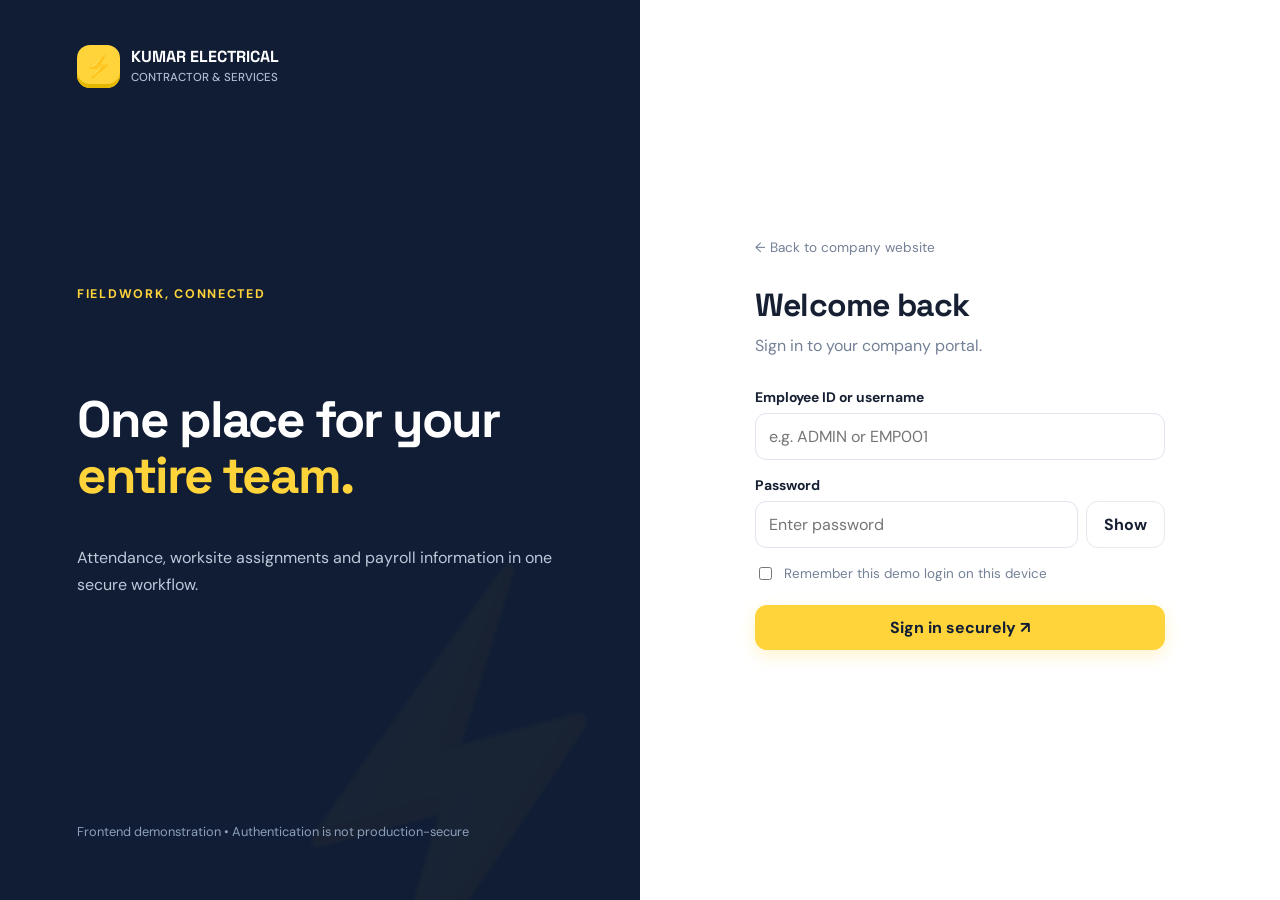
<file: sites.html>
<!doctype html><html lang="en"><head><meta charset="utf-8"><meta name="viewport" content="width=device-width,initial-scale=1"><title>Worksites | Kumar Electrical Contractor</title><link rel="stylesheet" href="style.css"></head><body data-page="sites" data-role="admin"><div class="dashboard-shell"><aside class="sidebar" id="sidebar"></aside><main class="main-area"><header class="dash-top"><div style="display:flex;align-items:center;gap:12px"><button class="btn ghost small mobile-menu" data-menu>☰</button><h2>Operations / Worksites</h2></div><div class="top-actions"><button class="btn ghost small" data-theme>◐ Theme</button><span class="avatar" data-avatar>KA</span></div></header><div class="main-content"><div class="welcome-row"><div><h1>Worksites</h1><p>Create projects and allocate people to each site.</p></div><button class="btn" id="addSiteBtn">＋ Add worksite</button></div><div class="toolbar"><input class="search-input" id="siteSearch" placeholder="Search sites or customer…"><select id="siteStatusFilter"><option value="">All statuses</option><option>Active</option><option>Pending</option><option>Completed</option></select></div><div class="site-cards" id="siteCards"></div><section class="panel" style="margin-top:18px"><div class="panel-head"><div><h3>Site work history</h3><p>Click any worksite card to inspect employee attendance and wage history.</p></div></div><div class="hint">Site history includes past and current dates, each employee's recorded days, and wage totals based on the saved attendance.</div></section></div></main></div><div class="modal-backdrop" id="siteModal"><form class="modal" id="siteForm"><div class="modal-head"><h2 id="siteModalTitle">Add worksite</h2><button class="close-btn" type="button" data-close="siteModal">✕</button></div><input type="hidden" id="editSiteId"><div class="form-grid"><div class="field"><label>Site ID *</label><input id="siteId" required placeholder="SITE003"></div><div class="field"><label>Site name *</label><input id="siteName" required></div><div class="field"><label>Customer / project</label><input id="siteCustomer"></div><div class="field"><label>Supervisor</label><input id="siteSupervisor"></div><div class="field"><label>Start date</label><input id="siteStart" type="date"></div><div class="field"><label>Expected completion</label><input id="siteEnd" type="date"></div><div class="field"><label>Status</label><select id="siteStatus"><option>Active</option><option>Pending</option><option>Completed</option></select></div><div class="field"><label>Daily labour budget (₹)</label><input id="siteBudget" type="number" min="0" value="0"></div><div class="field wide"><label>Full address</label><input id="siteAddress"></div><div class="field wide"><label>Work description</label><textarea id="siteDescription"></textarea></div><div class="field wide"><label>Worksite photograph</label><input id="sitePhoto" type="file" accept="image/png,image/jpeg,image/webp"><span class="hint">Add a photo of this company worksite. Demo limit: 1.5 MB per image.</span><div id="sitePhotoPreview" class="site-photo-preview-wrap"><span class="hint">No site image selected yet.</span></div></div><div class="field"><label>Latitude (optional)</label><input id="siteLat" type="number" step="any" placeholder="e.g. 8.7139"></div><div class="field"><label>Longitude (optional)</label><input id="siteLng" type="number" step="any" placeholder="e.g. 77.7567"></div><div class="field wide"><label>Allowed GPS radius (metres)</label><input id="siteRadius" type="number" min="25" value="150"></div></div><div class="modal-actions"><button class="btn ghost" type="button" data-close="siteModal">Cancel</button><button class="btn" type="submit">Save worksite</button></div></form></div><div class="modal-backdrop" id="siteDetailsModal"><section class="modal" style="width:min(100%,1000px)"><div class="modal-head"><div><div class="eyebrow">WORKSITE HISTORY</div><h2 id="siteDetailsTitle">Worksite details</h2></div><button class="close-btn" type="button" data-close="siteDetailsModal">✕</button></div><div id="siteDetailsContent"></div><div class="modal-actions"><button class="btn ghost" type="button" data-close="siteDetailsModal">Close</button><button class="btn" type="button" id="siteDetailsPrint">Print site report</button></div></section></div><div class="toast-region" id="toastRegion"></div><script src="api.js"></script><script src="app.js"></script></body></html>
</file>
<file: style.css>
@import url('https://fonts.googleapis.com/css2?family=DM+Sans:wght@400;500;600;700&family=Space+Grotesk:wght@500;600;700&display=swap');
:root{--navy:#101d35;--navy2:#172847;--yellow:#ffd43b;--ink:#172033;--muted:#748096;--bg:#f4f6fa;--card:#fff;--line:#e5e9f0;--green:#12805c;--red:#c33e4b;--blue:#3568d4;--shadow:0 14px 35px rgba(22,37,65,.08);--radius:18px}*{box-sizing:border-box}html{scroll-behavior:smooth}body{margin:0;background:var(--bg);color:var(--ink);font-family:'DM Sans',sans-serif}h1,h2,h3,h4,.brand-name{font-family:'Space Grotesk',sans-serif;margin-top:0}h1{font-size:clamp(2rem,4vw,3.5rem);line-height:1.08;letter-spacing:-.04em}h2{letter-spacing:-.025em}p{line-height:1.65;color:var(--muted)}a{color:inherit;text-decoration:none}button,input,select,textarea{font:inherit}button,.btn{border:0;cursor:pointer;transition:transform .2s,box-shadow .2s,background .2s}.btn{display:inline-flex;align-items:center;justify-content:center;gap:9px;padding:12px 17px;border-radius:12px;font-weight:700;background:var(--yellow);color:var(--navy);box-shadow:0 6px 16px #ffd43b40}.btn:hover{transform:translateY(-2px);box-shadow:0 10px 20px #ffd43b55}.btn.secondary{background:var(--navy);color:white;box-shadow:none}.btn.ghost{background:transparent;color:var(--ink);border:1px solid var(--line);box-shadow:none}.btn.danger{background:#fff0f1;color:var(--red);box-shadow:none}.btn.small{padding:8px 11px;font-size:.86rem}.btn.full{width:100%}.icon{display:inline-grid;place-items:center;width:38px;height:38px;border-radius:12px;background:#fff4c4;color:var(--navy);font-size:1.15rem}.brand{display:flex;align-items:center;gap:11px;font-weight:700}.brand-mark{width:43px;height:43px;border-radius:13px;background:var(--yellow);display:grid;place-items:center;color:var(--navy);font-size:1.35rem;box-shadow:inset 0 -4px 0 #e5b800}.brand-name{font-size:1rem;line-height:1.1}.brand small{display:block;color:#aebbd0;font:500 .72rem 'DM Sans';margin-top:5px}.topbar{height:76px;display:flex;align-items:center;justify-content:space-between;padding:0 clamp(18px,5vw,72px);background:var(--navy);color:white;position:relative;z-index:10}.topbar .brand small{color:#aebbd0}.navlinks{display:flex;align-items:center;gap:26px;color:#dbe2ed;font-size:.92rem}.navlinks a:hover{color:var(--yellow)}.hero{background:radial-gradient(circle at 80% 20%,#253f68 0,transparent 32%),linear-gradient(130deg,var(--navy),#142844 70%,#1b3555);color:white;padding:85px clamp(20px,7vw,100px) 100px;position:relative;overflow:hidden}.hero:after{content:'';position:absolute;width:470px;height:470px;border:1px solid #ffffff15;border-radius:50%;right:-80px;bottom:-270px;box-shadow:0 0 0 45px #ffffff08,0 0 0 90px #ffffff05}.hero-inner{max-width:1250px;margin:auto;display:grid;grid-template-columns:1.15fr .85fr;align-items:center;gap:50px;position:relative;z-index:1}.eyebrow{display:inline-flex;gap:8px;align-items:center;color:var(--yellow);font-size:.78rem;letter-spacing:.14em;text-transform:uppercase;font-weight:700;margin-bottom:20px}.hero h1{max-width:720px}.hero h1 span{color:var(--yellow)}.hero p{max-width:580px;color:#bdc8d9;font-size:1.08rem}.hero-actions{display:flex;gap:12px;flex-wrap:wrap;margin-top:28px}.hero-visual{min-height:340px;position:relative;display:grid;place-items:center}.blueprint{width:min(100%,430px);aspect-ratio:1/1;border:1px solid #ffffff28;border-radius:35px;background:linear-gradient(135deg,#ffffff10,#ffffff03);display:grid;place-items:center;position:relative;transform:rotate(2deg);animation:float 6s ease-in-out infinite}.blueprint:before,.blueprint:after{content:'';position:absolute;border:1px dashed #ffffff30;inset:30px;border-radius:24px}.blueprint:after{inset:65px}.big-bolt{font-size:8rem;color:var(--yellow);text-shadow:0 14px 45px #ffd43b40;animation:pulse 3s infinite}.float-card{position:absolute;background:white;color:var(--ink);border-radius:15px;padding:15px 18px;box-shadow:var(--shadow);animation:float 5s ease-in-out infinite}.float-card strong{display:block;font-size:1.1rem}.float-card small{color:var(--muted)}.fc-one{top:18px;left:-10px}.fc-two{right:-10px;bottom:35px;animation-delay:-2s}.section{padding:76px clamp(20px,6vw,80px);max-width:1440px;margin:auto}.section-head{max-width:650px;margin:0 auto 35px;text-align:center}.section-head p{margin-bottom:0}.services-grid,.stats-grid,.project-grid{display:grid;grid-template-columns:repeat(3,1fr);gap:18px}.service-card,.project-card,.panel,.stat-card,.feature-card{background:var(--card);border:1px solid var(--line);border-radius:var(--radius);padding:24px;box-shadow:0 3px 15px #10203a05;transition:transform .25s,box-shadow .25s}.service-card:hover,.project-card:hover,.feature-card:hover{transform:translateY(-5px);box-shadow:var(--shadow)}.service-card h3{margin:18px 0 8px}.service-card p{margin:0;font-size:.93rem}.stats-band{background:var(--yellow);padding:35px clamp(20px,6vw,80px)}.stats-grid{max-width:1200px;margin:auto;grid-template-columns:repeat(4,1fr);text-align:center}.stat-number{font:700 2rem 'Space Grotesk';color:var(--navy)}.stat-label{font-size:.88rem;color:#4c5360}.project-card{padding:0;overflow:hidden}.project-image{height:185px;background:linear-gradient(135deg,#172847,#45617f);display:grid;place-items:center;color:#ffd43b;font-size:3rem;position:relative;overflow:hidden}.project-image:after{content:'';position:absolute;width:240px;height:240px;border:1px solid #ffffff25;transform:rotate(35deg);box-shadow:0 0 0 28px #ffffff08,0 0 0 58px #ffffff06}.project-content{padding:20px}.project-content p{font-size:.9rem}.footer{background:#0b1426;color:white;padding:35px clamp(20px,6vw,80px);display:flex;justify-content:space-between;gap:20px;flex-wrap:wrap}.footer p{margin:7px 0;color:#aebbd0;font-size:.86rem}.auth-wrap{min-height:100vh;display:grid;grid-template-columns:1fr 1fr;background:white}.auth-side{background:var(--navy);color:white;padding:45px clamp(25px,6vw,80px);display:flex;flex-direction:column;justify-content:space-between;position:relative;overflow:hidden}.auth-side:after{content:'⚡';font-size:22rem;position:absolute;bottom:-110px;right:-30px;color:#ffffff08;transform:rotate(-15deg)}.auth-copy{position:relative;z-index:1;max-width:500px}.auth-copy h1{margin-top:70px}.auth-copy p{color:#bdc8d9}.auth-main{display:grid;place-items:center;padding:30px}.auth-form{width:min(100%,410px)}.auth-form h2{font-size:2rem;margin-bottom:8px}.auth-form>p{margin-top:0;margin-bottom:28px}.field{display:flex;flex-direction:column;gap:7px;margin-bottom:16px}.field label{font-size:.87rem;font-weight:700}.field input,.field select,.field textarea,.search-input{border:1px solid #dfe4ed;background:#fff;border-radius:11px;padding:12px 13px;outline:none;width:100%;transition:border .2s,box-shadow .2s}.field input:focus,.field select:focus,.field textarea:focus,.search-input:focus{border-color:#6a8fe8;box-shadow:0 0 0 3px #3568d415}.field textarea{min-height:90px;resize:vertical}.input-row{display:flex;gap:8px}.input-row input{flex:1;min-width:0}.hint{font-size:.78rem;color:var(--muted)}.demo-box{background:#f3f6fc;border:1px dashed #cbd5e7;padding:13px;border-radius:12px;font-size:.83rem;margin-top:18px}.dashboard-shell{min-height:100vh;display:grid;grid-template-columns:250px 1fr}.sidebar{background:var(--navy);color:white;padding:24px 16px;display:flex;flex-direction:column;gap:26px;position:sticky;top:0;height:100vh}.side-nav{display:grid;gap:6px}.side-nav a,.side-nav button{padding:12px 14px;border-radius:11px;color:#bfc9d9;display:flex;align-items:center;gap:12px;background:transparent;text-align:left;font-size:.92rem}.side-nav a:hover,.side-nav a.active,.side-nav button:hover{background:#ffffff12;color:white}.side-nav a.active{box-shadow:inset 3px 0 var(--yellow)}.side-label{font-size:.68rem;color:#7f91ad;text-transform:uppercase;letter-spacing:.13em;padding:0 14px;margin-bottom:3px}.sidebar-bottom{margin-top:auto}.user-mini{display:flex;align-items:center;gap:10px;padding:12px;border-top:1px solid #ffffff18}.avatar{width:39px;height:39px;display:grid;place-items:center;border-radius:50%;background:var(--yellow);color:var(--navy);font-weight:700;flex-shrink:0}.user-mini strong{font-size:.86rem;display:block}.user-mini small{font-size:.75rem;color:#9baac0}.main-area{min-width:0}.dash-top{height:76px;background:#fff;border-bottom:1px solid var(--line);display:flex;align-items:center;justify-content:space-between;padding:0 30px;gap:15px}.dash-top h2{font-size:1.05rem;margin:0}.top-actions{display:flex;align-items:center;gap:10px}.main-content{padding:30px;max-width:1600px;margin:auto}.welcome-row{display:flex;justify-content:space-between;align-items:flex-start;gap:20px;margin-bottom:25px}.welcome-row h1{font-size:1.8rem;margin-bottom:7px}.welcome-row p{margin:0}.cards-grid{display:grid;grid-template-columns:repeat(4,minmax(0,1fr));gap:15px;margin-bottom:22px}.stat-card{padding:20px;min-width:0}.stat-top{display:flex;justify-content:space-between;align-items:center;gap:8px}.stat-card .stat-value{font:700 1.85rem 'Space Grotesk';margin:17px 0 4px;overflow-wrap:anywhere}.stat-card .stat-title{font-size:.83rem;color:var(--muted)}.stat-foot{font-size:.77rem;color:var(--green)}.dashboard-grid{display:grid;grid-template-columns:1.2fr .8fr;gap:18px;margin-bottom:20px}.panel{padding:22px;min-width:0}.panel-head{display:flex;justify-content:space-between;align-items:center;gap:15px;margin-bottom:20px}.panel-head h3{font-size:1.02rem;margin:0}.panel-head p{font-size:.82rem;margin:5px 0 0}.table-wrap{overflow:auto}table{border-collapse:collapse;width:100%;min-width:620px;font-size:.86rem}th{text-align:left;background:#f7f8fb;color:#748096;font-size:.72rem;text-transform:uppercase;letter-spacing:.05em;font-weight:700}th,td{padding:14px 13px;border-bottom:1px solid #edf0f5;white-space:nowrap}tbody tr:hover{background:#fafbfe}.person-cell{display:flex;align-items:center;gap:10px}.person-cell .avatar{width:32px;height:32px;font-size:.75rem}.person-cell strong{display:block}.person-cell small{color:var(--muted);font-size:.76rem}.badge{display:inline-flex;align-items:center;gap:5px;padding:6px 9px;border-radius:100px;font-size:.73rem;font-weight:700;background:#eef1f6;color:#637087}.badge.green{background:#e5f6ef;color:#13835e}.badge.yellow{background:#fff5ce;color:#856500}.badge.red{background:#ffeaed;color:#bd3547}.badge.blue{background:#e9f0ff;color:#3568d4}.action-row{display:flex;gap:7px;align-items:center}.empty-state{text-align:center;padding:32px 15px;color:var(--muted)}.empty-state .icon{margin:0 auto 12px}.bar-list{display:grid;gap:17px}.bar-label{display:flex;justify-content:space-between;font-size:.84rem;margin-bottom:8px}.bar-track{height:8px;border-radius:20px;background:#edf0f5;overflow:hidden}.bar-fill{height:100%;border-radius:20px;background:linear-gradient(90deg,var(--yellow),#f4b900);animation:grow 1.1s ease both}.quick-grid{display:grid;grid-template-columns:repeat(2,1fr);gap:10px}.quick-action{display:flex;align-items:center;gap:10px;padding:14px;border:1px solid var(--line);border-radius:13px;background:#fff;text-align:left;font-weight:700;font-size:.83rem}.quick-action:hover{border-color:#d8b627;background:#fffdf3}.toolbar{display:flex;gap:10px;flex-wrap:wrap;align-items:center;margin-bottom:18px}.toolbar .search-input{max-width:290px}.toolbar select{border:1px solid #dfe4ed;background:#fff;border-radius:11px;padding:11px 12px}.toolbar .spacer{flex:1}.form-grid{display:grid;grid-template-columns:repeat(2,minmax(0,1fr));gap:0 14px}.form-grid .wide{grid-column:1/-1}.modal-backdrop{position:fixed;inset:0;background:#0c172bb8;display:none;place-items:center;padding:20px;z-index:100;backdrop-filter:blur(5px)}.modal-backdrop.open{display:grid;animation:fadeIn .2s}.modal{width:min(100%,600px);max-height:90vh;overflow:auto;background:white;border-radius:20px;padding:25px;box-shadow:0 30px 100px #0004;animation:popIn .25s}.modal-head{display:flex;align-items:center;justify-content:space-between;gap:10px;margin-bottom:18px}.modal-head h2{font-size:1.25rem;margin:0}.close-btn{width:35px;height:35px;border-radius:10px;background:#f1f3f7}.modal-actions{display:flex;justify-content:flex-end;gap:9px;margin-top:20px}.toast-region{position:fixed;right:20px;top:20px;display:grid;gap:10px;z-index:200}.toast{background:var(--navy);color:white;padding:14px 18px;border-radius:13px;box-shadow:var(--shadow);min-width:230px;animation:slideIn .25s}.toast.error{background:#a52d3c}.toast.success{background:#116849}.attendance-hero{background:linear-gradient(130deg,#14243f,#203c61);color:white;border-radius:20px;padding:26px;display:flex;justify-content:space-between;align-items:center;gap:20px;margin-bottom:20px}.attendance-hero p{color:#c1ccdd;margin-bottom:0}.clock{font:700 2rem 'Space Grotesk';color:var(--yellow)}.verify-box{border:1px solid var(--line);border-radius:17px;padding:22px;text-align:center}.fingerprint-ring{width:100px;height:100px;border-radius:50%;border:2px solid #dce4f1;display:grid;place-items:center;margin:0 auto 16px;color:var(--blue);font-size:2.5rem;position:relative}.fingerprint-ring.scanning:after{content:'';position:absolute;inset:-7px;border:2px solid var(--yellow);border-radius:50%;border-top-color:transparent;animation:spin 1s linear infinite}.verify-status{font-size:.85rem;color:var(--muted);min-height:22px;margin:10px 0}.pill-tabs{display:flex;gap:7px;background:#edf0f6;padding:5px;border-radius:12px;width:max-content;margin-bottom:18px}.pill-tabs button{padding:9px 13px;border-radius:9px;background:transparent;color:#647086;font-size:.83rem;font-weight:700}.pill-tabs button.active{background:white;color:var(--navy);box-shadow:0 2px 8px #12234410}.hidden{display:none!important}.mobile-menu{display:none}.site-cards{display:grid;grid-template-columns:repeat(3,minmax(0,1fr));gap:16px}.site-card{background:white;border:1px solid var(--line);border-radius:17px;overflow:hidden}.site-art{height:130px;background:linear-gradient(135deg,#172847,#516b88);display:grid;place-items:center;color:var(--yellow);font-size:2.8rem;position:relative}.site-body{padding:18px}.site-body h3{font-size:1rem;margin-bottom:5px}.site-body p{font-size:.83rem;margin:0 0 12px}.site-meta{display:flex;justify-content:space-between;font-size:.8rem;color:var(--muted);padding-top:13px;border-top:1px solid var(--line)}.salary-total{font:700 2.2rem 'Space Grotesk';color:var(--navy)}.salary-box{background:#fff7d5;border:1px solid #f4e29a;padding:20px;border-radius:16px}.chart-bars{height:210px;display:flex;align-items:flex-end;gap:14px;padding-top:15px}.chart-col{flex:1;display:flex;flex-direction:column;align-items:center;gap:8px;height:100%;justify-content:flex-end}.chart-bar{width:min(35px,75%);border-radius:8px 8px 3px 3px;background:linear-gradient(180deg,#ffdf58,#f0b900);min-height:4px;animation:growY .9s ease both}.chart-col span{font-size:.72rem;color:var(--muted)}.gallery-grid{display:grid;grid-template-columns:repeat(3,minmax(0,1fr));gap:16px}.gallery-item{border:1px solid var(--line);border-radius:15px;overflow:hidden;background:white}.gallery-thumb{height:180px;display:grid;place-items:center;background:linear-gradient(135deg,#152844,#526d8d);color:var(--yellow);font-size:3rem}.gallery-details{padding:15px}.gallery-details h3{font-size:.98rem;margin-bottom:5px}.gallery-details p{font-size:.82rem;margin:0 0 12px}.theme-toggle{background:#ffffff12;color:white;border:1px solid #ffffff22;border-radius:10px;padding:8px 10px}.light-theme{--bg:#fff;--card:#fff;--line:#e7eaf0}.loading-screen{position:fixed;inset:0;background:var(--navy);display:grid;place-items:center;z-index:999;transition:opacity .4s,visibility .4s}.loading-screen.done{opacity:0;visibility:hidden}.loader-mark{width:70px;height:70px;border-radius:20px;background:var(--yellow);display:grid;place-items:center;font-size:2rem;animation:loaderPulse 1s infinite}.loading-caption{color:#c0ccdc;text-align:center;margin-top:18px;font-size:.85rem;letter-spacing:.1em;text-transform:uppercase}.reveal{opacity:0;transform:translateY(18px);transition:opacity .7s,transform .7s}.reveal.visible{opacity:1;transform:none}.notice{padding:13px 15px;border-radius:12px;background:#fff5cf;color:#775e00;font-size:.84rem;line-height:1.5}.notice.blue{background:#edf3ff;color:#2b4f9d}.notice.red{background:#ffeff1;color:#9e2d3b}.checkline{display:flex;align-items:center;gap:9px;font-size:.84rem;color:var(--muted)}.checkline input{accent-color:var(--navy)}
@keyframes float{0%,100%{transform:translateY(0) rotate(2deg)}50%{transform:translateY(-12px) rotate(1deg)}}@keyframes pulse{0%,100%{transform:scale(1)}50%{transform:scale(1.08)}}@keyframes spin{to{transform:rotate(360deg)}}@keyframes fadeIn{from{opacity:0}to{opacity:1}}@keyframes popIn{from{opacity:0;transform:translateY(10px) scale(.98)}to{opacity:1;transform:none}}@keyframes slideIn{from{opacity:0;transform:translateX(15px)}to{opacity:1;transform:none}}@keyframes grow{from{width:0}}@keyframes growY{from{height:0}}@keyframes loaderPulse{0%,100%{transform:scale(1);box-shadow:0 0 0 0 #ffd43b33}50%{transform:scale(1.08);box-shadow:0 0 0 15px #ffd43b00}}
@media(max-width:1100px){.cards-grid{grid-template-columns:repeat(2,minmax(0,1fr))}.dashboard-grid{grid-template-columns:1fr}.site-cards,.gallery-grid{grid-template-columns:repeat(2,minmax(0,1fr))}.hero-inner{gap:25px}.hero-visual{min-height:290px}.big-bolt{font-size:6rem}}@media(max-width:800px){.navlinks{gap:12px}.hero-inner{grid-template-columns:1fr}.hero{padding-top:65px}.hero-visual{min-height:260px;max-width:500px;width:100%;margin:auto}.blueprint{width:300px}.big-bolt{font-size:5rem}.services-grid,.project-grid{grid-template-columns:repeat(2,1fr)}.stats-grid{grid-template-columns:repeat(2,1fr);row-gap:25px}.auth-wrap{grid-template-columns:1fr}.auth-side{display:none}.dashboard-shell{grid-template-columns:1fr}.sidebar{position:fixed;z-index:50;left:-270px;top:0;width:250px;transition:left .25s;box-shadow:10px 0 35px #0002}.sidebar.open{left:0}.mobile-menu{display:inline-flex}.main-content{padding:20px}.dash-top{padding:0 18px}.site-cards,.gallery-grid{grid-template-columns:repeat(2,minmax(0,1fr))}.welcome-row{align-items:center}.topbar{padding:0 18px}.navlinks a:not(.btn){display:none}}@media(max-width:520px){.cards-grid{grid-template-columns:repeat(2,minmax(0,1fr));gap:10px}.stat-card{padding:15px}.stat-card .stat-value{font-size:1.4rem}.main-content{padding:14px}.dash-top{height:66px}.welcome-row{display:block}.welcome-row .btn{margin-top:14px}.services-grid,.project-grid,.site-cards,.gallery-grid{grid-template-columns:1fr}.hero-actions .btn{width:100%}.hero-visual{min-height:220px}.blueprint{width:235px;border-radius:25px}.fc-one{left:0}.fc-two{right:0}.float-card{padding:11px}.section{padding-top:55px;padding-bottom:55px}.stats-band{padding-top:28px;padding-bottom:28px}.stats-grid{gap:18px}.stat-number{font-size:1.6rem}.form-grid{grid-template-columns:1fr}.form-grid .wide{grid-column:auto}.attendance-hero{display:block}.clock{margin-top:16px}.toolbar .search-input{max-width:none;flex:1 1 100%}.toolbar select{flex:1}.modal{padding:19px}.footer{display:block}}
/* Site history cards are interactive while preserving the existing visual theme. */
.site-card-clickable{cursor:pointer;transition:transform .22s ease,box-shadow .22s ease,border-color .22s ease}.site-card-clickable:hover,.site-card-clickable:focus-visible{transform:translateY(-4px);box-shadow:0 18px 42px #10234418;border-color:#e7bf22;outline:none}.site-card-clickable .site-art{transition:background-position .35s ease}.site-card-clickable:hover .site-art{background-position:100% 100%}

/* Refinements: site photos, bordered work descriptions, correct dark theme and hover motion. */
.photo-project{background-size:cover;background-position:center;background-repeat:no-repeat;min-height:190px;transition:transform .45s ease,filter .35s ease;}
.project-card,.gallery-item,.site-card,.stat-card,.panel,.service-card{transition:transform .25s ease,box-shadow .25s ease,border-color .25s ease;}
.project-card:hover,.gallery-item:hover,.service-card:hover,.stat-card:hover{transform:translateY(-4px);box-shadow:0 18px 38px rgba(10,25,48,.15);}
.project-card:hover .photo-project,.gallery-item:hover .gallery-thumb{filter:saturate(1.12) brightness(1.04);}
.description-box{border:1px solid var(--line);border-left:4px solid var(--yellow);border-radius:12px;padding:12px 14px;margin:12px 0 15px;background:color-mix(in srgb,var(--card) 92%,var(--yellow) 8%);}
.description-box strong{display:block;font-size:.78rem;letter-spacing:.04em;text-transform:uppercase;margin-bottom:5px;color:var(--muted)}
.description-box p{margin:0;white-space:normal;overflow-wrap:anywhere;}
.site-photo-preview-wrap{margin-top:8px;min-height:42px;display:flex;align-items:center;gap:10px;}
.site-photo-preview{display:block;max-width:220px;max-height:130px;object-fit:cover;border-radius:12px;border:1px solid var(--line);}
.site-detail-photo{width:100%;max-height:280px;object-fit:cover;border-radius:14px;margin-bottom:14px;border:1px solid var(--line);}
.contact-phone{font-weight:700;text-decoration:underline;text-underline-offset:3px;color:inherit;}
.contact-line{margin-top:12px;font-weight:700;}
/* Dark theme is opt-in and persisted; surfaces, forms, tables and modal dialogs all switch together. */
.dark-theme{--ink:#e8edf6;--muted:#a5b2c7;--bg:#0b1220;--card:#111c2e;--line:#29364b;--shadow:0 14px 35px rgba(0,0,0,.28);color:var(--ink);background:var(--bg);color-scheme:dark;}
.dark-theme body,.dark-theme .main-area{background:var(--bg);color:var(--ink);}
.dark-theme .panel,.dark-theme .stat-card,.dark-theme .site-card,.dark-theme .gallery-item,.dark-theme .quick-action,.dark-theme .salary-box,.dark-theme .verify-box{background:var(--card);color:var(--ink);border-color:var(--line);}
.dark-theme .modal{background:#111c2e;color:var(--ink);border:1px solid var(--line);}
.dark-theme input,.dark-theme select,.dark-theme textarea,.dark-theme .toolbar select{background:#0b1424;color:var(--ink);border-color:#34445d;}
.dark-theme input::placeholder,.dark-theme textarea::placeholder{color:#8190a8;}
.dark-theme th{background:#17253b;color:#bac6d8;}
.dark-theme td{border-bottom-color:#29364b;}
.dark-theme tbody tr:hover{background:#18263b;}
.dark-theme .btn.ghost{color:var(--ink);border-color:#34445d;}
.dark-theme .pill-tabs{background:#0b1424;}
.dark-theme .pill-tabs button{color:#a5b2c7;}
.dark-theme .pill-tabs button.active{background:#26364e;color:#fff;}
.dark-theme .description-box{background:#142136;border-color:#34445d;border-left-color:var(--yellow);}
.dark-theme .notice.blue{background:#172b49;color:#c5d7ff;}
.dark-theme .notice{background:#342d15;color:#f8df86;}
.dark-theme .bar-track{background:#26344a;}
.dark-theme .empty-state{color:var(--muted);}
.dark-theme .close-btn{background:#25334a;color:#e8edf6;}
.dark-theme .sidebar{background:#0d1728;border-right:1px solid #25334a;}
.dark-theme .side-nav a,.dark-theme .side-nav button{color:#b8c4d7;}
.dark-theme .side-nav a:hover,.dark-theme .side-nav a.active{background:#1b2a41;color:#fff;}
.dark-theme .user-mini{border-color:#29364b;}
.dark-theme .salary-total{color:#f4d86d;}
@media(prefers-reduced-motion:reduce){*,*::before,*::after{animation-duration:.01ms!important;animation-iteration-count:1!important;scroll-behavior:auto!important;transition-duration:.01ms!important;}}

/* API/database loading overlay: visible only while backend requests are pending. */
.api-loading-overlay{position:fixed;inset:0;z-index:2000;display:grid;place-items:center;padding:22px;background:rgba(9,18,34,.76);backdrop-filter:blur(9px);opacity:0;visibility:hidden;pointer-events:none;transition:opacity .22s ease,visibility .22s ease}.api-loading-overlay.visible{opacity:1;visibility:visible;pointer-events:auto}.api-loader-card{width:min(100%,360px);padding:30px 26px;border:1px solid #ffffff20;border-radius:22px;background:#101d35;color:#fff;text-align:center;box-shadow:0 25px 80px #0005;animation:popIn .24s ease}.api-loader-mark{width:62px;height:62px;margin:0 auto 18px;border-radius:18px;background:var(--yellow);color:var(--navy);display:grid;place-items:center;font-size:1.8rem;animation:loaderPulse 1.1s ease-in-out infinite}.api-loader-title{font:700 1.1rem 'Space Grotesk',sans-serif}.api-loader-message{min-height:22px;margin-top:8px;color:#c3cede;font-size:.86rem}.api-loader-track{height:5px;margin-top:23px;overflow:hidden;border-radius:20px;background:#ffffff20}.api-loader-track span{display:block;width:38%;height:100%;border-radius:20px;background:var(--yellow);animation:apiLoadingMove 1.15s ease-in-out infinite}.api-loader-foot{margin-top:18px;color:#8e9cb2;font-size:.65rem;letter-spacing:.14em}@keyframes apiLoadingMove{0%{transform:translateX(-110%)}100%{transform:translateX(370%)}}body.dark-theme .api-loader-card{background:#080f1d;border-color:#ffffff24}@media(prefers-reduced-motion:reduce){.api-loader-mark,.api-loader-track span{animation:none}.api-loading-overlay{transition:none}}
</file>
